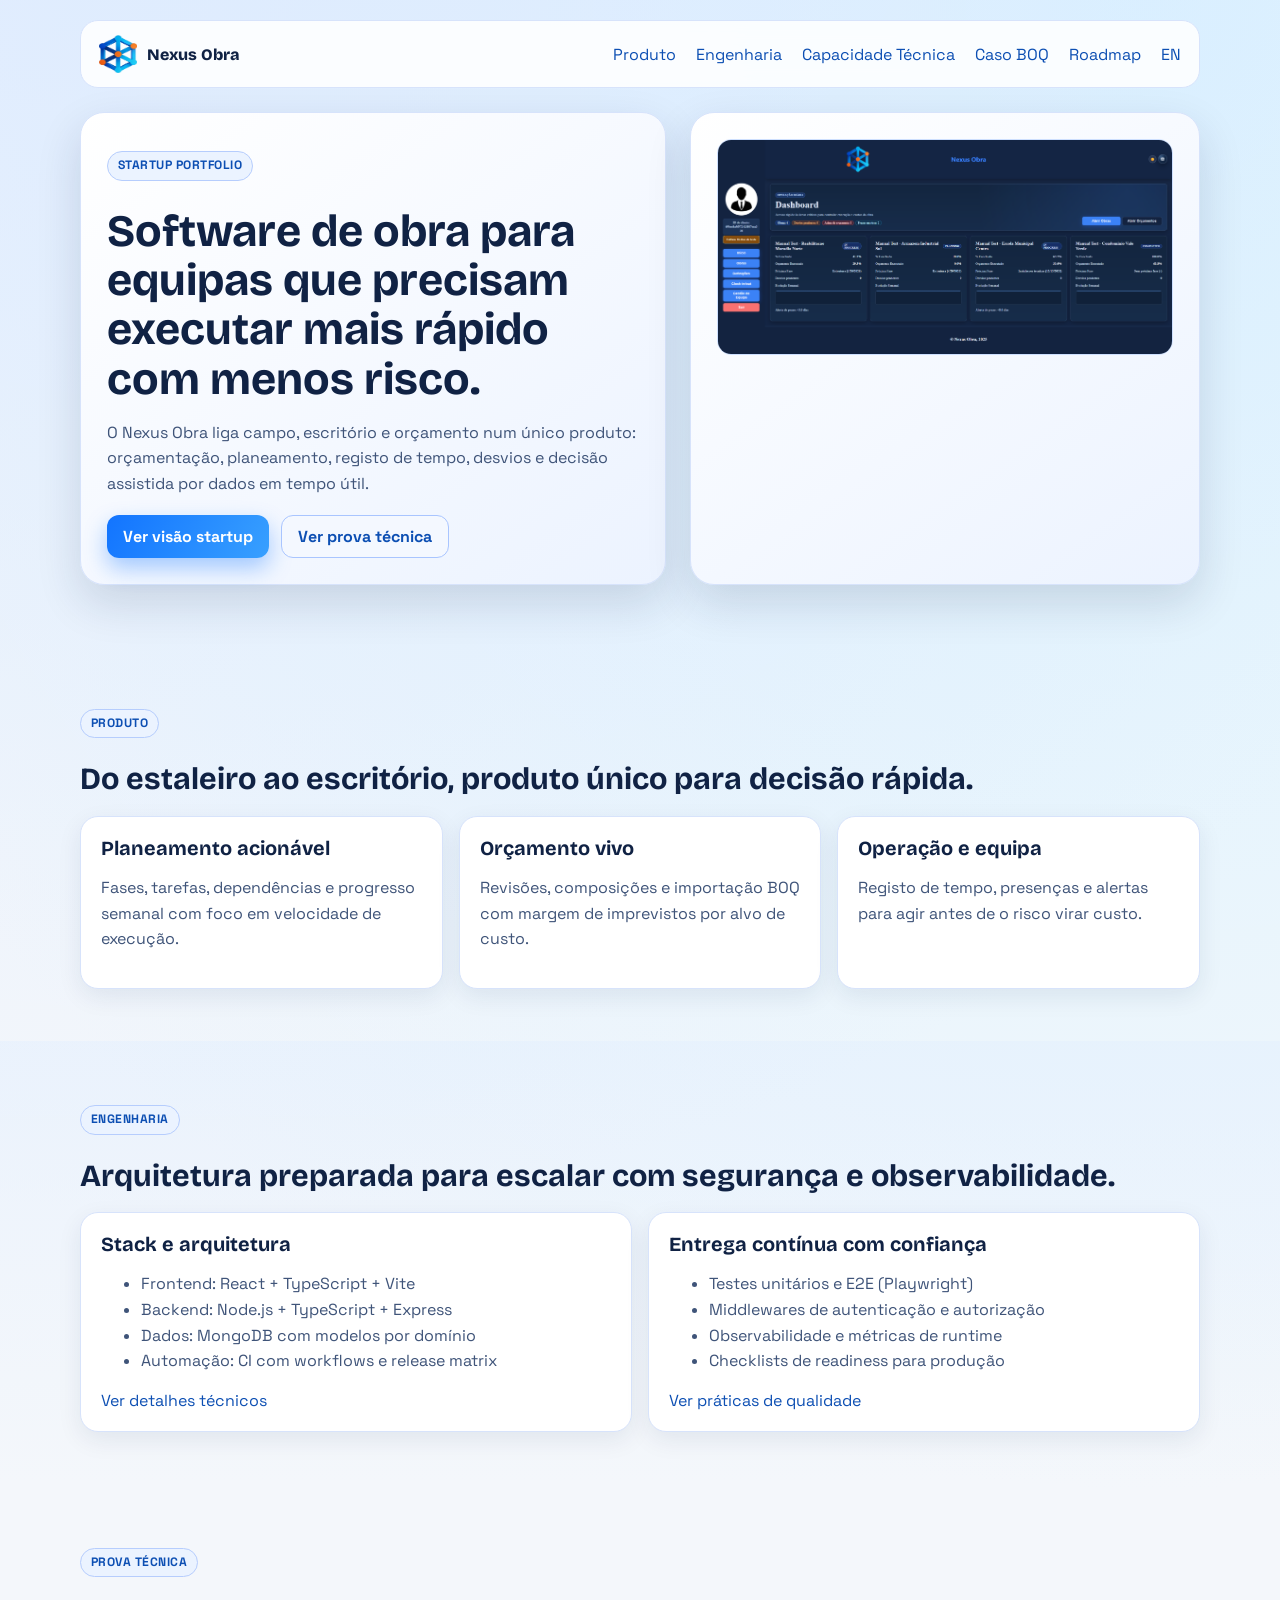
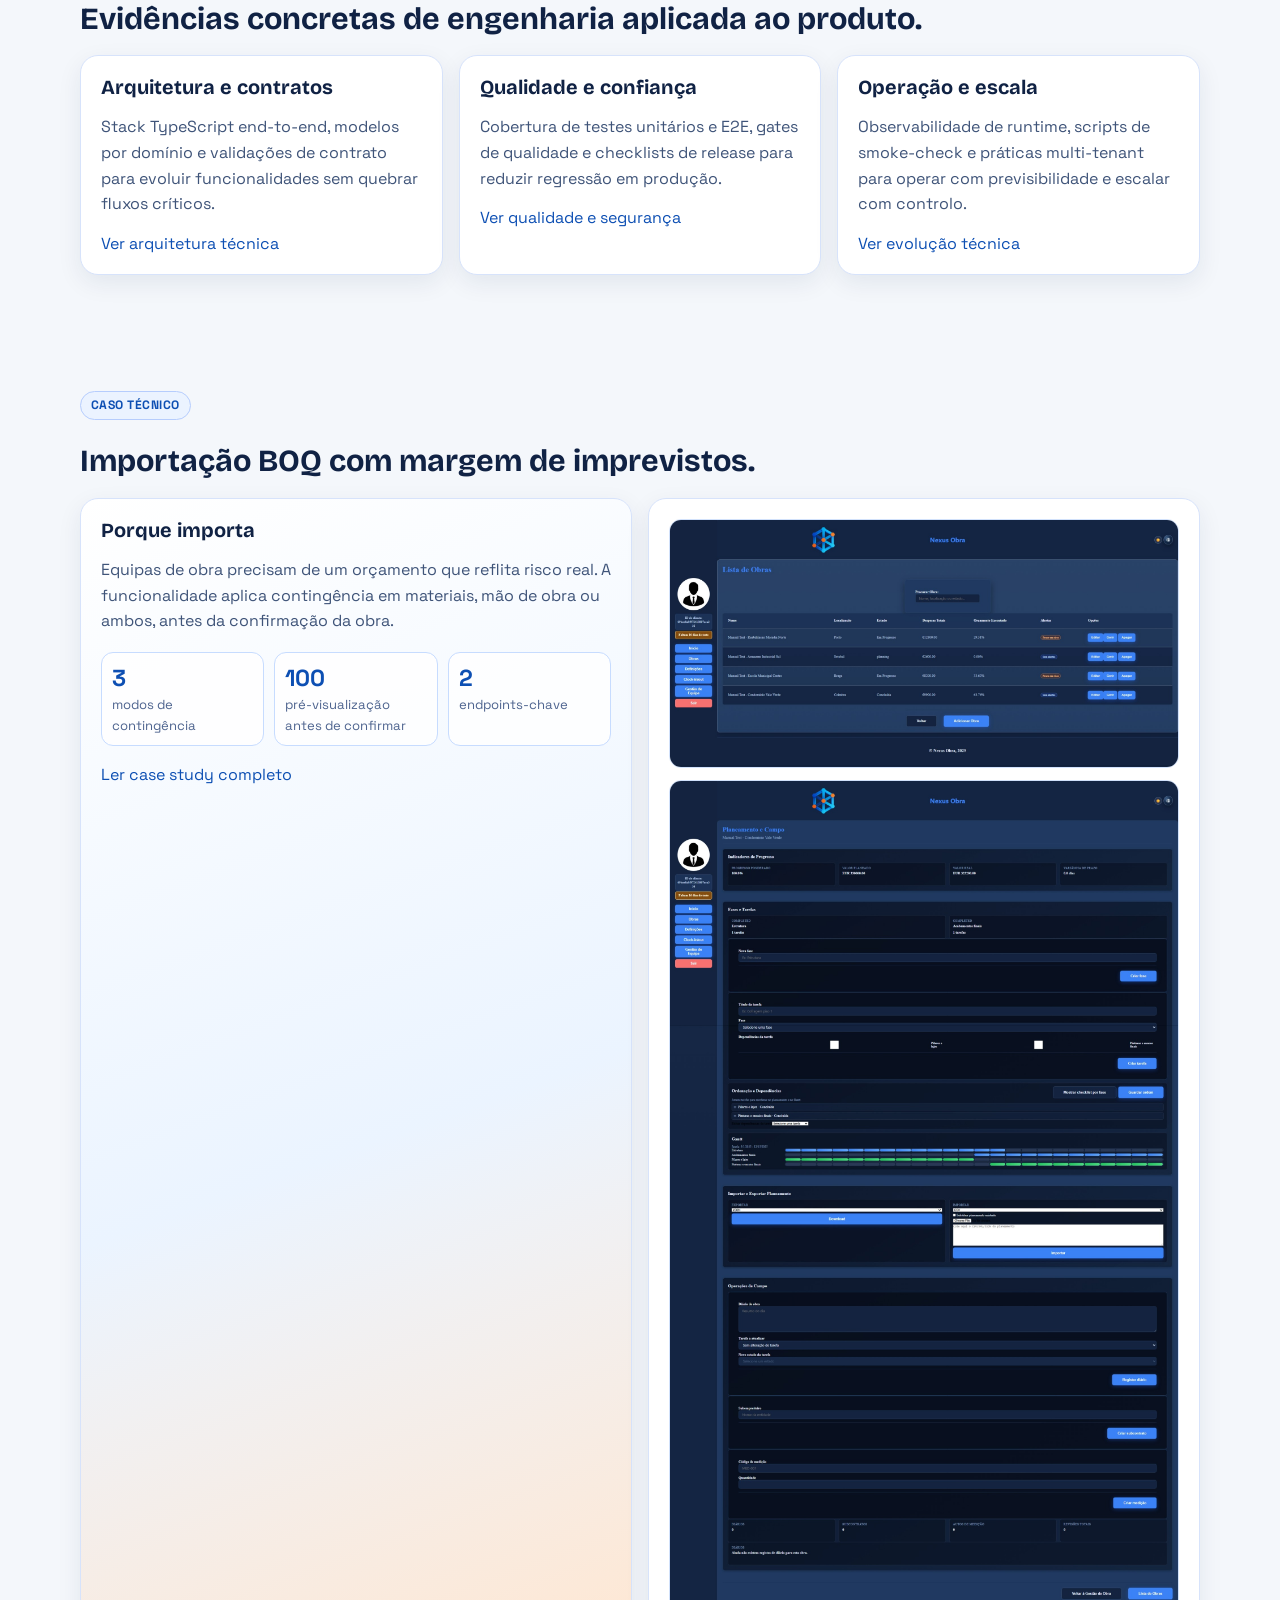
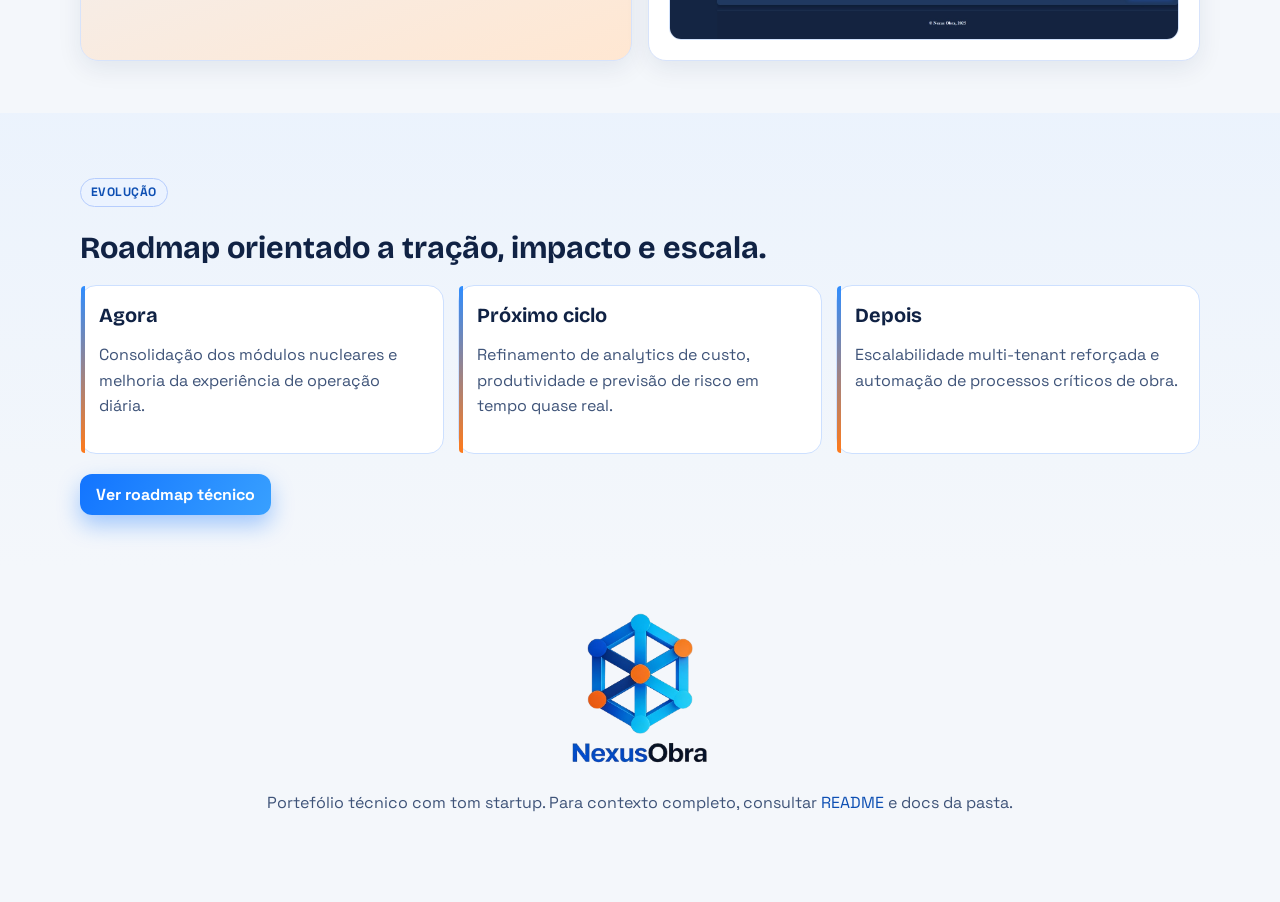
<file: index.html>
<!doctype html>
<html lang="pt-PT">
  <head>
    <meta charset="UTF-8" />
    <meta name="viewport" content="width=device-width, initial-scale=1.0" />
    <title>Nexus Obra | Startup Technical Portfolio</title>
    <meta
      name="description"
      content="Startup portfolio do Nexus Obra: produto, engenharia, tração e roadmap para escalar operações de obra."
    />
    <link rel="preconnect" href="https://fonts.googleapis.com" />
    <link rel="preconnect" href="https://fonts.gstatic.com" crossorigin />
    <link
      href="https://fonts.googleapis.com/css2?family=Bricolage+Grotesque:wght@400;500;700;800&family=Space+Grotesk:wght@400;500;700&display=swap"
      rel="stylesheet"
    />
    <link rel="stylesheet" href="./styles.css" />
  </head>
  <body>
    <div class="bg-orb orb-a"></div>
    <div class="bg-orb orb-b"></div>

    <header class="hero">
      <nav class="top-nav container">
        <a class="brand" href="#top" aria-label="Nexus Obra">
          <img
            src="./assets/img/Nexus_Obra_Logo_Only_Nobg.png"
            alt="Logo Nexus Obra"
          />
          <span>Nexus Obra</span>
        </a>
        <div class="nav-links">
          <a href="#produto">Produto</a>
          <a href="#engenharia">Engenharia</a>
          <a href="#capacidade-tecnica">Capacidade Técnica</a>
          <a href="#boq">Caso BOQ</a>
          <a href="#roadmap">Roadmap</a>
          <a href="./index.en.html" lang="en">EN</a>
        </div>
      </nav>

      <section id="top" class="hero-content container">
        <div class="hero-copy">
          <p class="eyebrow">Startup Portfolio</p>
          <h1>
            Software de obra para equipas que precisam executar mais rápido com
            menos risco.
          </h1>
          <p>
            O Nexus Obra liga campo, escritório e orçamento num único produto:
            orçamentação, planeamento, registo de tempo, desvios e decisão
            assistida por dados em tempo útil.
          </p>
          <div class="hero-actions">
            <a class="btn btn-primary" href="./README.md">Ver visão startup</a>
            <a class="btn btn-ghost" href="#boq">Ver prova técnica</a>
          </div>
        </div>
        <div class="hero-card">
          <img
            src="./assets/img/Nexus Dashboard.png"
            alt="Dashboard Nexus Obra"
          />
        </div>
      </section>
    </header>

    <main>
      <section id="produto" class="section container reveal">
        <div class="section-head">
          <p class="eyebrow">Produto</p>
          <h2>
            Do estaleiro ao escritório, produto único para decisão rápida.
          </h2>
        </div>
        <div class="grid three">
          <article class="card">
            <h3>Planeamento acionável</h3>
            <p>
              Fases, tarefas, dependências e progresso semanal com foco em
              velocidade de execução.
            </p>
          </article>
          <article class="card">
            <h3>Orçamento vivo</h3>
            <p>
              Revisões, composições e importação BOQ com margem de imprevistos
              por alvo de custo.
            </p>
          </article>
          <article class="card">
            <h3>Operação e equipa</h3>
            <p>
              Registo de tempo, presenças e alertas para agir antes de o risco
              virar custo.
            </p>
          </article>
        </div>
      </section>

      <section id="engenharia" class="section section-alt reveal">
        <div class="container">
          <div class="section-head">
            <p class="eyebrow">Engenharia</p>
            <h2>
              Arquitetura preparada para escalar com segurança e
              observabilidade.
            </h2>
          </div>
          <div class="grid two">
            <article class="card">
              <h3>Stack e arquitetura</h3>
              <ul>
                <li>Frontend: React + TypeScript + Vite</li>
                <li>Backend: Node.js + TypeScript + Express</li>
                <li>Dados: MongoDB com modelos por domínio</li>
                <li>Automação: CI com workflows e release matrix</li>
              </ul>
              <a href="./docs/technical-architecture.md"
                >Ver detalhes técnicos</a
              >
            </article>
            <article class="card">
              <h3>Entrega contínua com confiança</h3>
              <ul>
                <li>Testes unitários e E2E (Playwright)</li>
                <li>Middlewares de autenticação e autorização</li>
                <li>Observabilidade e métricas de runtime</li>
                <li>Checklists de readiness para produção</li>
              </ul>
              <a href="./docs/quality-security-readiness.md"
                >Ver práticas de qualidade</a
              >
            </article>
          </div>
        </div>
      </section>

      <section id="capacidade-tecnica" class="section container reveal">
        <div class="section-head">
          <p class="eyebrow">Prova Técnica</p>
          <h2>Evidências concretas de engenharia aplicada ao produto.</h2>
        </div>
        <div class="grid three">
          <article class="card">
            <h3>Arquitetura e contratos</h3>
            <p>
              Stack TypeScript end-to-end, modelos por domínio e validações de
              contrato para evoluir funcionalidades sem quebrar fluxos críticos.
            </p>
            <a href="./docs/technical-architecture.md"
              >Ver arquitetura técnica</a
            >
          </article>
          <article class="card">
            <h3>Qualidade e confiança</h3>
            <p>
              Cobertura de testes unitários e E2E, gates de qualidade e
              checklists de release para reduzir regressão em produção.
            </p>
            <a href="./docs/quality-security-readiness.md"
              >Ver qualidade e segurança</a
            >
          </article>
          <article class="card">
            <h3>Operação e escala</h3>
            <p>
              Observabilidade de runtime, scripts de smoke-check e práticas
              multi-tenant para operar com previsibilidade e escalar com
              controlo.
            </p>
            <a href="./docs/roadmap.md">Ver evolução técnica</a>
          </article>
        </div>
      </section>

      <section id="boq" class="section container reveal">
        <div class="section-head">
          <p class="eyebrow">Caso Técnico</p>
          <h2>Importação BOQ com margem de imprevistos.</h2>
        </div>
        <div class="grid two">
          <article class="card accent">
            <h3>Porque importa</h3>
            <p>
              Equipas de obra precisam de um orçamento que reflita risco real. A
              funcionalidade aplica contingência em materiais, mão de obra ou
              ambos, antes da confirmação da obra.
            </p>
            <div class="kpi-row">
              <div>
                <strong data-count="3">0</strong>
                <span>modos de contingência</span>
              </div>
              <div>
                <strong data-count="100">0</strong>
                <span>pré-visualização antes de confirmar</span>
              </div>
              <div>
                <strong data-count="2">0</strong>
                <span>endpoints-chave</span>
              </div>
            </div>
            <a href="./docs/boq-contingency-case-study.md"
              >Ler case study completo</a
            >
          </article>
          <article class="card visual-stack">
            <img
              src="./assets/img/Nexus Orçamentos.jpeg"
              alt="Módulo de orçamentos"
            />
            <img
              src="./assets/img/Nexus Planeamento.jpeg"
              alt="Módulo de planeamento"
            />
          </article>
        </div>
      </section>

      <section id="roadmap" class="section section-alt reveal">
        <div class="container">
          <div class="section-head">
            <p class="eyebrow">Evolução</p>
            <h2>Roadmap orientado a tração, impacto e escala.</h2>
          </div>
          <div class="timeline">
            <div class="step">
              <h3>Agora</h3>
              <p>
                Consolidação dos módulos nucleares e melhoria da experiência de
                operação diária.
              </p>
            </div>
            <div class="step">
              <h3>Próximo ciclo</h3>
              <p>
                Refinamento de analytics de custo, produtividade e previsão de
                risco em tempo quase real.
              </p>
            </div>
            <div class="step">
              <h3>Depois</h3>
              <p>
                Escalabilidade multi-tenant reforçada e automação de processos
                críticos de obra.
              </p>
            </div>
          </div>
          <a class="btn btn-primary" href="./docs/roadmap.md"
            >Ver roadmap técnico</a
          >
        </div>
      </section>
    </main>

    <footer class="footer container">
      <img src="./assets/img/Nexus_Obra.png" alt="Nexus Obra" />
      <p>
        Portefólio técnico com tom startup. Para contexto completo, consultar
        <a href="./README.md">README</a> e docs da pasta.
      </p>
    </footer>

    <script src="./script.js"></script>
  </body>
</html>
</file>
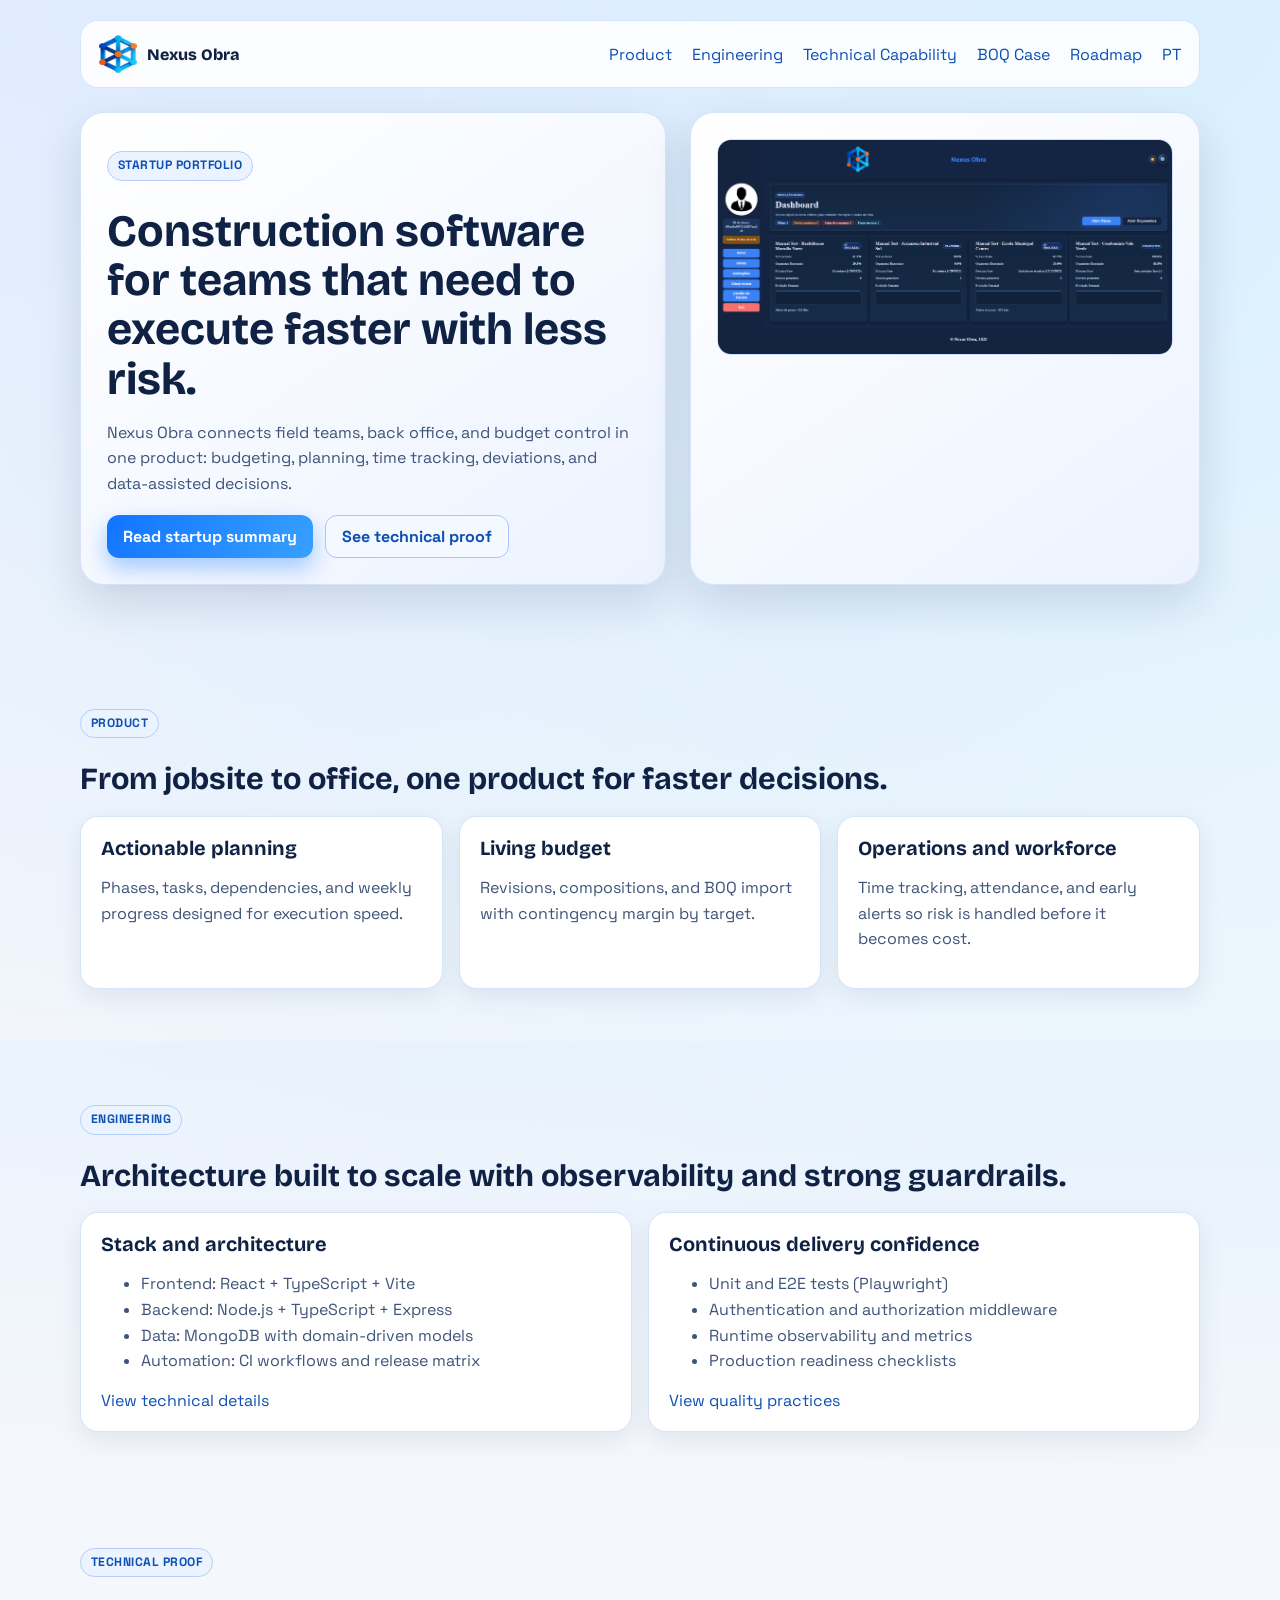
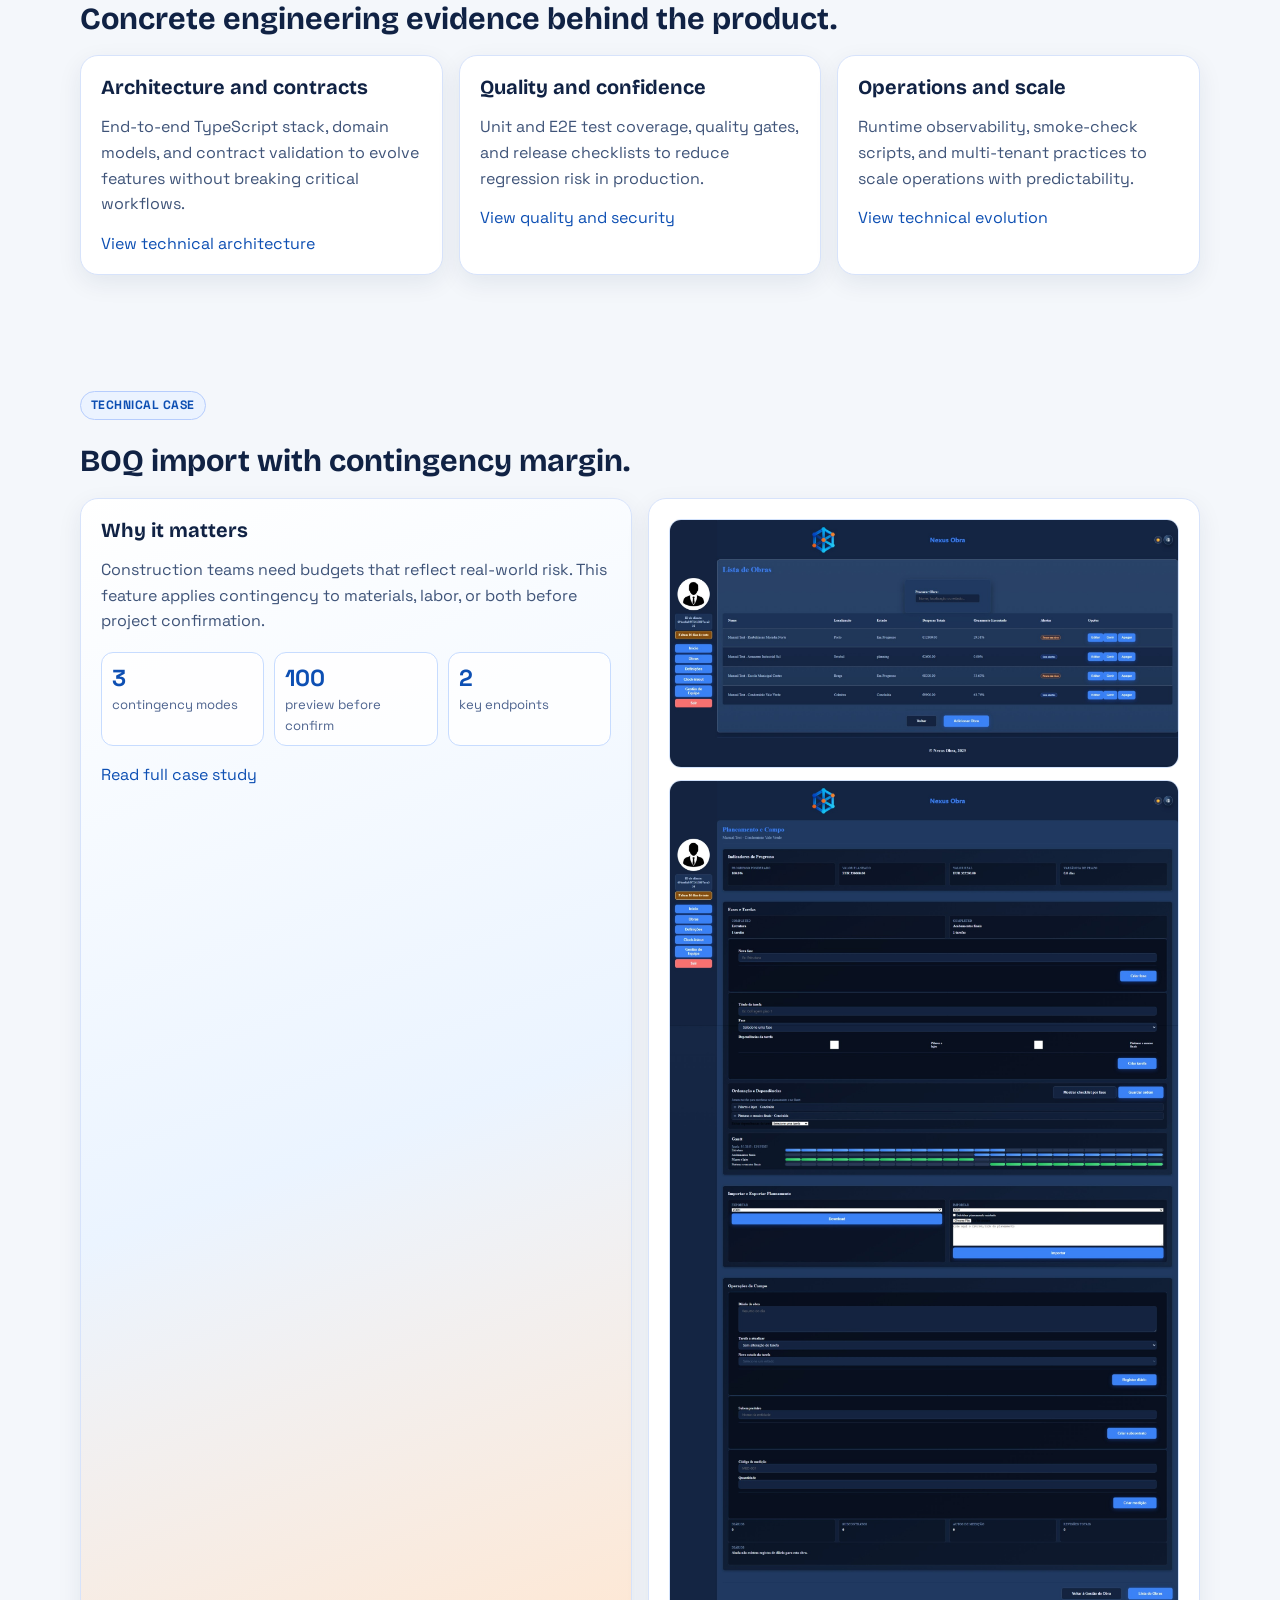
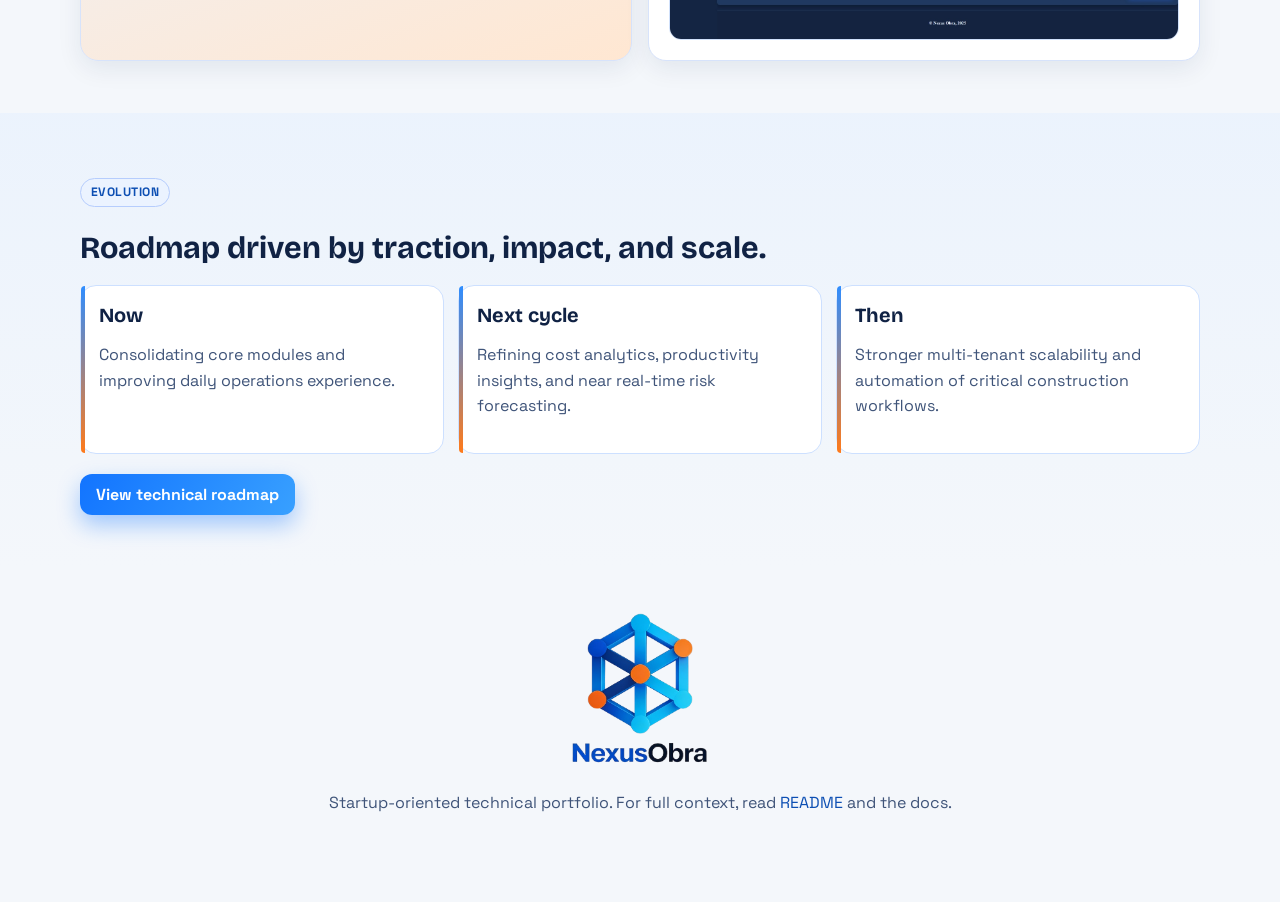
<file: index.en.html>
<!doctype html>
<html lang="en">
  <head>
    <meta charset="UTF-8" />
    <meta name="viewport" content="width=device-width, initial-scale=1.0" />
    <title>Nexus Obra | Startup Technical Portfolio</title>
    <meta
      name="description"
      content="Nexus Obra startup portfolio: product, engineering, traction, and roadmap to scale construction operations."
    />
    <link rel="preconnect" href="https://fonts.googleapis.com" />
    <link rel="preconnect" href="https://fonts.gstatic.com" crossorigin />
    <link
      href="https://fonts.googleapis.com/css2?family=Bricolage+Grotesque:wght@400;500;700;800&family=Space+Grotesk:wght@400;500;700&display=swap"
      rel="stylesheet"
    />
    <link rel="stylesheet" href="./styles.css" />
  </head>
  <body>
    <div class="bg-orb orb-a"></div>
    <div class="bg-orb orb-b"></div>

    <header class="hero">
      <nav class="top-nav container">
        <a class="brand" href="#top" aria-label="Nexus Obra">
          <img
            src="./assets/img/Nexus_Obra_Logo_Only_Nobg.png"
            alt="Nexus Obra Logo"
          />
          <span>Nexus Obra</span>
        </a>
        <div class="nav-links">
          <a href="#product">Product</a>
          <a href="#engineering">Engineering</a>
          <a href="#technical-capability">Technical Capability</a>
          <a href="#boq">BOQ Case</a>
          <a href="#roadmap">Roadmap</a>
          <a href="./index.html" lang="pt-PT">PT</a>
        </div>
      </nav>

      <section id="top" class="hero-content container">
        <div class="hero-copy">
          <p class="eyebrow">Startup Portfolio</p>
          <h1>
            Construction software for teams that need to execute faster with
            less risk.
          </h1>
          <p>
            Nexus Obra connects field teams, back office, and budget control in
            one product: budgeting, planning, time tracking, deviations, and
            data-assisted decisions.
          </p>
          <div class="hero-actions">
            <a class="btn btn-primary" href="./README.en.md"
              >Read startup summary</a
            >
            <a class="btn btn-ghost" href="#boq">See technical proof</a>
          </div>
        </div>
        <div class="hero-card">
          <img
            src="./assets/img/Nexus Dashboard.png"
            alt="Nexus Obra Dashboard"
          />
        </div>
      </section>
    </header>

    <main>
      <section id="product" class="section container reveal">
        <div class="section-head">
          <p class="eyebrow">Product</p>
          <h2>From jobsite to office, one product for faster decisions.</h2>
        </div>
        <div class="grid three">
          <article class="card">
            <h3>Actionable planning</h3>
            <p>
              Phases, tasks, dependencies, and weekly progress designed for
              execution speed.
            </p>
          </article>
          <article class="card">
            <h3>Living budget</h3>
            <p>
              Revisions, compositions, and BOQ import with contingency margin by
              target.
            </p>
          </article>
          <article class="card">
            <h3>Operations and workforce</h3>
            <p>
              Time tracking, attendance, and early alerts so risk is handled
              before it becomes cost.
            </p>
          </article>
        </div>
      </section>

      <section id="engineering" class="section section-alt reveal">
        <div class="container">
          <div class="section-head">
            <p class="eyebrow">Engineering</p>
            <h2>
              Architecture built to scale with observability and strong
              guardrails.
            </h2>
          </div>
          <div class="grid two">
            <article class="card">
              <h3>Stack and architecture</h3>
              <ul>
                <li>Frontend: React + TypeScript + Vite</li>
                <li>Backend: Node.js + TypeScript + Express</li>
                <li>Data: MongoDB with domain-driven models</li>
                <li>Automation: CI workflows and release matrix</li>
              </ul>
              <a href="./docs/technical-architecture.en.md"
                >View technical details</a
              >
            </article>
            <article class="card">
              <h3>Continuous delivery confidence</h3>
              <ul>
                <li>Unit and E2E tests (Playwright)</li>
                <li>Authentication and authorization middleware</li>
                <li>Runtime observability and metrics</li>
                <li>Production readiness checklists</li>
              </ul>
              <a href="./docs/quality-security-readiness.en.md"
                >View quality practices</a
              >
            </article>
          </div>
        </div>
      </section>

      <section id="technical-capability" class="section container reveal">
        <div class="section-head">
          <p class="eyebrow">Technical Proof</p>
          <h2>Concrete engineering evidence behind the product.</h2>
        </div>
        <div class="grid three">
          <article class="card">
            <h3>Architecture and contracts</h3>
            <p>
              End-to-end TypeScript stack, domain models, and contract
              validation to evolve features without breaking critical workflows.
            </p>
            <a href="./docs/technical-architecture.en.md"
              >View technical architecture</a
            >
          </article>
          <article class="card">
            <h3>Quality and confidence</h3>
            <p>
              Unit and E2E test coverage, quality gates, and release checklists
              to reduce regression risk in production.
            </p>
            <a href="./docs/quality-security-readiness.en.md"
              >View quality and security</a
            >
          </article>
          <article class="card">
            <h3>Operations and scale</h3>
            <p>
              Runtime observability, smoke-check scripts, and multi-tenant
              practices to scale operations with predictability.
            </p>
            <a href="./docs/roadmap.en.md">View technical evolution</a>
          </article>
        </div>
      </section>

      <section id="boq" class="section container reveal">
        <div class="section-head">
          <p class="eyebrow">Technical Case</p>
          <h2>BOQ import with contingency margin.</h2>
        </div>
        <div class="grid two">
          <article class="card accent">
            <h3>Why it matters</h3>
            <p>
              Construction teams need budgets that reflect real-world risk. This
              feature applies contingency to materials, labor, or both before
              project confirmation.
            </p>
            <div class="kpi-row">
              <div>
                <strong data-count="3">0</strong>
                <span>contingency modes</span>
              </div>
              <div>
                <strong data-count="100">0</strong>
                <span>preview before confirm</span>
              </div>
              <div>
                <strong data-count="2">0</strong>
                <span>key endpoints</span>
              </div>
            </div>
            <a href="./docs/boq-contingency-case-study.en.md"
              >Read full case study</a
            >
          </article>
          <article class="card visual-stack">
            <img src="./assets/img/Nexus Orçamentos.jpeg" alt="Budget module" />
            <img
              src="./assets/img/Nexus Planeamento.jpeg"
              alt="Planning module"
            />
          </article>
        </div>
      </section>

      <section id="roadmap" class="section section-alt reveal">
        <div class="container">
          <div class="section-head">
            <p class="eyebrow">Evolution</p>
            <h2>Roadmap driven by traction, impact, and scale.</h2>
          </div>
          <div class="timeline">
            <div class="step">
              <h3>Now</h3>
              <p>
                Consolidating core modules and improving daily operations
                experience.
              </p>
            </div>
            <div class="step">
              <h3>Next cycle</h3>
              <p>
                Refining cost analytics, productivity insights, and near
                real-time risk forecasting.
              </p>
            </div>
            <div class="step">
              <h3>Then</h3>
              <p>
                Stronger multi-tenant scalability and automation of critical
                construction workflows.
              </p>
            </div>
          </div>
          <a class="btn btn-primary" href="./docs/roadmap.en.md"
            >View technical roadmap</a
          >
        </div>
      </section>
    </main>

    <footer class="footer container">
      <img src="./assets/img/Nexus_Obra.png" alt="Nexus Obra" />
      <p>
        Startup-oriented technical portfolio. For full context, read
        <a href="./README.en.md">README</a> and the docs.
      </p>
    </footer>

    <script src="./script.js"></script>
  </body>
</html>
</file>
<file: styles.css>
:root {
  --bg: #f4f7fb;
  --panel: #ffffff;
  --panel-soft: #eef4ff;
  --text: #102244;
  --text-soft: #3f5479;
  --primary: #1274ff;
  --primary-deep: #0d4fb3;
  --accent: #ff7a1a;
  --border: #d7e3fb;
  --shadow: 0 18px 45px rgba(16, 34, 68, 0.14);
}

* {
  box-sizing: border-box;
}

html,
body {
  margin: 0;
  padding: 0;
  font-family: "Space Grotesk", "Segoe UI", sans-serif;
  color: var(--text);
  background:
    radial-gradient(circle at 15% -10%, #dbe9ff 0%, transparent 35%),
    radial-gradient(circle at 90% 0%, #d9f2ff 0%, transparent 35%), var(--bg);
}

img {
  max-width: 100%;
  display: block;
}

a {
  color: var(--primary-deep);
  text-decoration: none;
}

a:hover {
  text-decoration: underline;
}

.container {
  width: min(1120px, 92vw);
  margin: 0 auto;
}

.bg-orb {
  position: fixed;
  border-radius: 999px;
  filter: blur(50px);
  z-index: -1;
  opacity: 0.32;
}

.orb-a {
  width: 280px;
  height: 280px;
  top: 48px;
  left: -80px;
  background: #5cb4ff;
}

.orb-b {
  width: 340px;
  height: 340px;
  right: -90px;
  top: 220px;
  background: #ffbf8a;
}

.hero {
  padding: 20px 0 60px;
}

.top-nav {
  background: rgba(255, 255, 255, 0.86);
  border: 1px solid var(--border);
  border-radius: 18px;
  padding: 14px 18px;
  display: flex;
  justify-content: space-between;
  align-items: center;
  backdrop-filter: blur(10px);
}

.brand {
  display: flex;
  align-items: center;
  gap: 10px;
  font-family: "Bricolage Grotesque", "Trebuchet MS", sans-serif;
  font-weight: 800;
  color: var(--text);
}

.brand img {
  width: 38px;
  height: 38px;
}

.nav-links {
  display: flex;
  gap: 20px;
}

.hero-content {
  margin-top: 24px;
  display: grid;
  grid-template-columns: 1.15fr 1fr;
  gap: 24px;
  align-items: stretch;
}

.hero-copy,
.hero-card {
  background: linear-gradient(145deg, #ffffff 0%, #ecf3ff 100%);
  border: 1px solid var(--border);
  border-radius: 24px;
  padding: 26px;
  box-shadow: var(--shadow);
}

.eyebrow {
  display: inline-block;
  border: 1px solid #b6cdfd;
  background: #ebf3ff;
  color: #0d4fb3;
  border-radius: 999px;
  font-size: 0.76rem;
  padding: 4px 10px;
  letter-spacing: 0.04em;
  font-weight: 700;
  text-transform: uppercase;
}

h1,
h2,
h3 {
  font-family: "Bricolage Grotesque", "Trebuchet MS", sans-serif;
  margin: 0;
  line-height: 1.1;
}

h1 {
  font-size: clamp(2rem, 3.5vw, 3.2rem);
  margin: 14px 0;
}

h2 {
  font-size: clamp(1.5rem, 2.4vw, 2.3rem);
  margin: 12px 0;
}

h3 {
  font-size: 1.25rem;
  margin-bottom: 10px;
}

p,
li {
  color: var(--text-soft);
  line-height: 1.6;
}

.hero-actions {
  margin-top: 18px;
  display: flex;
  flex-wrap: wrap;
  gap: 12px;
}

.btn {
  border-radius: 12px;
  padding: 10px 16px;
  font-weight: 700;
  transition:
    transform 180ms ease,
    box-shadow 180ms ease;
  display: inline-flex;
  align-items: center;
  justify-content: center;
}

.btn:hover {
  transform: translateY(-2px);
  text-decoration: none;
}

.btn-primary {
  background: linear-gradient(120deg, var(--primary) 0%, #38a0ff 100%);
  color: #fff;
  box-shadow: 0 10px 22px rgba(18, 116, 255, 0.36);
}

.btn-ghost {
  border: 1px solid #a9c5ff;
  background: #f4f8ff;
}

.hero-card img {
  border-radius: 14px;
  border: 1px solid #cddffe;
}

.section {
  padding: 52px 0;
}

.section-alt {
  background: linear-gradient(
    180deg,
    rgba(225, 238, 255, 0.45) 0%,
    rgba(244, 247, 251, 0) 100%
  );
}

.section-head {
  margin-bottom: 20px;
}

.grid {
  display: grid;
  gap: 16px;
}

.grid.three {
  grid-template-columns: repeat(3, minmax(0, 1fr));
}

.grid.two {
  grid-template-columns: repeat(2, minmax(0, 1fr));
}

.card {
  background: var(--panel);
  border: 1px solid var(--border);
  border-radius: 18px;
  padding: 20px;
  box-shadow: 0 8px 25px rgba(17, 39, 81, 0.08);
}

.card.accent {
  background: linear-gradient(160deg, #ffffff 0%, #ebf4ff 55%, #ffe7d2 100%);
}

.kpi-row {
  margin: 18px 0;
  display: grid;
  grid-template-columns: repeat(3, minmax(0, 1fr));
  gap: 10px;
}

.kpi-row div {
  background: rgba(255, 255, 255, 0.84);
  border: 1px solid #c7dcff;
  border-radius: 12px;
  padding: 10px;
}

.kpi-row strong {
  display: block;
  font-size: 1.45rem;
  color: var(--primary-deep);
}

.kpi-row span {
  font-size: 0.82rem;
  color: #4e648f;
}

.visual-stack {
  display: grid;
  gap: 12px;
}

.visual-stack img {
  border-radius: 12px;
  border: 1px solid #d1e1fb;
}

.timeline {
  display: grid;
  grid-template-columns: repeat(3, minmax(0, 1fr));
  gap: 14px;
  margin-bottom: 20px;
}

.step {
  background: #fff;
  border: 1px solid #cde0ff;
  border-radius: 16px;
  padding: 18px;
  position: relative;
}

.step::before {
  content: "";
  position: absolute;
  top: 0;
  left: 0;
  width: 4px;
  height: 100%;
  border-radius: 16px 0 0 16px;
  background: linear-gradient(180deg, #2f8dff, #ff7a1a);
}

.footer {
  padding: 46px 0 70px;
  display: grid;
  justify-items: center;
  text-align: center;
  gap: 10px;
}

.footer img {
  width: 170px;
}

.reveal {
  opacity: 0;
  transform: translateY(22px);
  transition:
    opacity 550ms ease,
    transform 550ms ease;
}

.reveal.is-visible {
  opacity: 1;
  transform: translateY(0);
}

@media (max-width: 980px) {
  .hero-content,
  .grid.two,
  .grid.three,
  .timeline {
    grid-template-columns: 1fr;
  }

  .nav-links {
    display: none;
  }

  .hero-copy,
  .hero-card {
    padding: 20px;
  }
}
</file>
